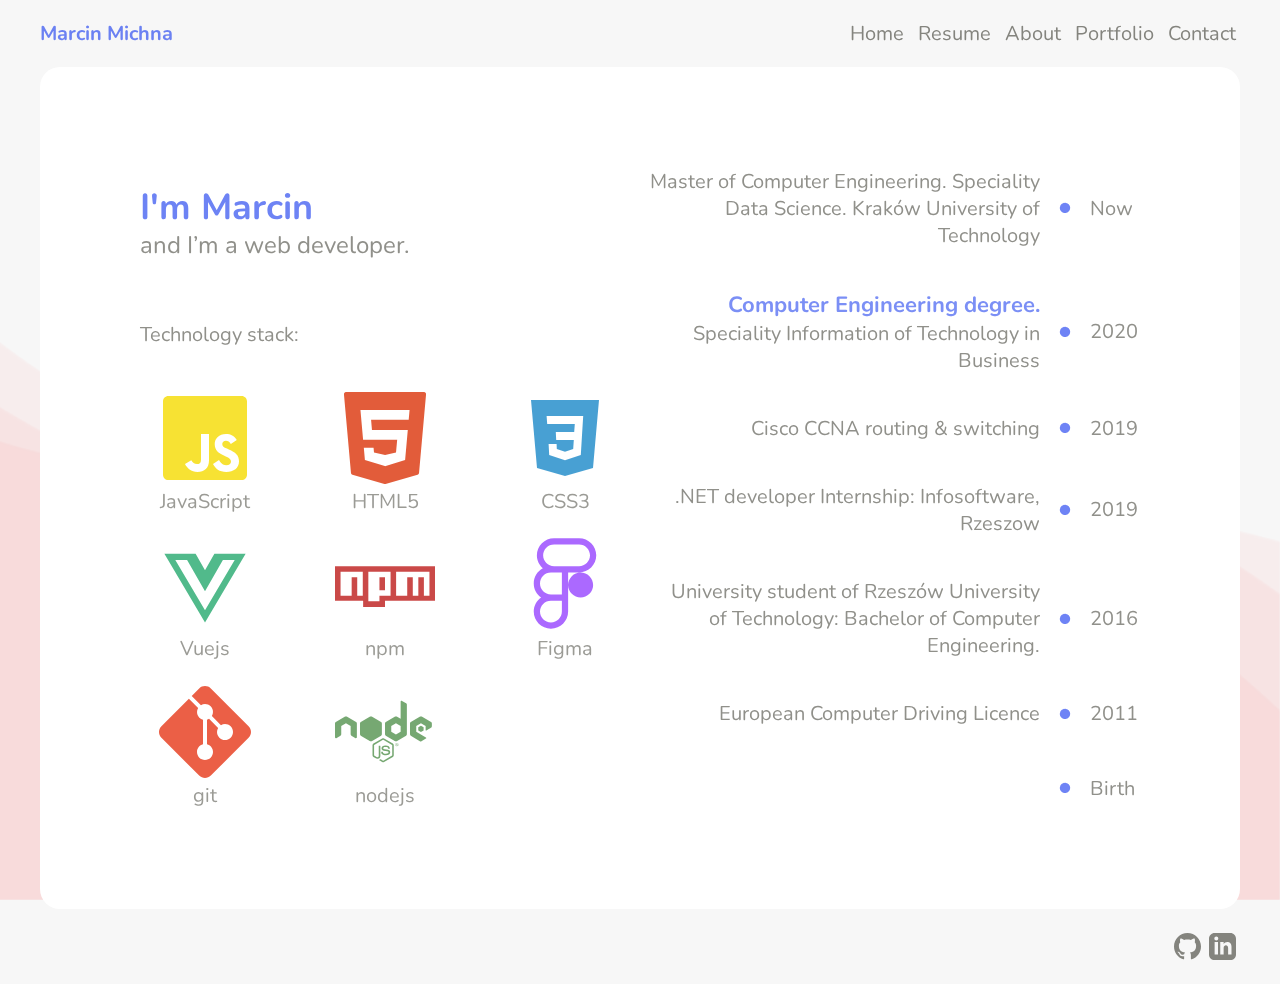
<file: about.html>
<!DOCTYPE html>
<html lang="en">
  <head>
    <meta charset="UTF-8" />
    <meta name="viewport" content="width=device-width, initial-scale=1.0" />
    <link href="css/style.css" rel="stylesheet" />
    <title>About me | Marcin Michna</title>
  </head>
  <body>
    <header>
      <div class="wrapper">
        <div class="header-wrapper">
          <a href="index.html" class="logo blue">Marcin Michna</a>
          <nav>
            <ul>
              <li><a class="header-a home" href="index.html">Home</a></li>
              <li>
                <a
                  class="header-a home"
                  target="_blank"
                  href="https://marcinwmichna.github.io/Resume/"
                  >Resume</a
                >
              </li>

              <li><a class="header-a" href="about.html">About</a></li>
              <li><a class="header-a" href="portfolio.html">Portfolio</a></li>
              <li>
                <a class="header-a" id="contact" href="contact.html">Contact</a>
              </li>
            </ul>
          </nav>
        </div>
      </div>
    </header>
    <section class="body-wrapper">
      <div class="wrapper">
        <div class="left-right">
          <div class="introduction">
            <div class="about-me">
              <p class="p4 blue">I'm Marcin</p>
              <p class="p1">and I’m a web developer.</p>
              <p class="p6">Technology stack:</p>
            </div>
            <div class="grid-tech-stack">
              <div class="tech-stack-items">
                <svg
                  width="100"
                  height="100"
                  viewBox="0 0 100 100"
                  fill="none"
                  xmlns="http://www.w3.org/2000/svg"
                >
                  <path
                    class="tech-stack-item"
                    d="M86.6719 8H13.3359C10.3906 8 8 10.3906 8 13.3359V86.6641C8 89.6094 10.3906 92 13.3359 92H86.6641C89.6094 92 92 89.6094 92 86.6719V13.3359C92 10.3906 89.6094 8 86.6719 8ZM54 72.3672C54 80.3594 49.3125 84 42.4688 84C36.2812 84 31.8203 79.8516 30 76L36.2891 72.1953C37.5 74.3437 39.3438 76 42 76C44.5391 76 46 75.0078 46 71.1484V46H54V72.3672ZM71.3516 84C64.2656 84 60.2422 80.4297 58 76L64 72C65.6328 74.6719 67.4141 77.2266 71.1797 77.2266C74.3437 77.2266 76 75.6484 76 73.4609C76 70.8516 74.2812 69.9219 70.8047 68.3984L68.8984 67.5781C63.3906 65.2344 59.7266 62.2969 59.7266 56.0781C59.7266 50.3594 64.0938 46 70.9062 46C75.7578 46 79.2422 47.6875 81.7578 52.1094L75.8203 55.9297C74.5078 53.5781 73.1016 52.6562 70.9062 52.6562C68.6719 52.6562 67.2578 54.0781 67.2578 55.9297C67.2578 58.2187 68.6719 59.1406 71.9453 60.5625L73.8516 61.3828C80.3438 64.1562 84 66.9922 84 73.3672C84 80.2344 78.6016 84 71.3516 84Z"
                    fill="#F7DF1E"
                  />
                </svg>
                <p class="p5 text-center">JavaScript</p>
              </div>
              <div class="tech-stack-items">
                <svg
                  width="100"
                  height="100"
                  viewBox="0 0 100 100"
                  fill="none"
                  xmlns="http://www.w3.org/2000/svg"
                >
                  <path
                    class="tech-stack-item"
                    d="M90.5469 4.64844C90.1719 4.23438 89.6329 4 89.0704 4H10.9297C10.3672 4 9.82818 4.23438 9.45318 4.64844C9.07036 5.0625 8.88286 5.61719 8.93755 6.17969L15.9766 85.0312C16.0469 85.8594 16.6251 86.5469 17.4219 86.7812L49.4454 95.9219C49.6173 95.9766 49.8048 96 49.9923 96C50.1798 96 50.3594 95.9766 50.5391 95.9219L82.586 86.7812C83.3829 86.5469 83.9532 85.8594 84.0313 85.0312L91.0626 6.17969C91.1173 5.61719 90.9298 5.0625 90.5469 4.64844ZM73.6954 31.8359H36.0704L36.9688 42.0156H72.7891L70.1016 72.1016L49.9844 78.1797L49.7891 78.1172L29.9063 72.0937L28.8204 59.8359H38.5626L38.9844 64.5937L50.1016 66.9219L61.0157 64.5937L62.1798 51.7187H28.0938L25.4454 22.1094H74.5626L73.6954 31.8359Z"
                    fill="#DF4B25"
                  />
                </svg>
                <p class="p5 text-center">HTML5</p>
              </div>
              <div class="tech-stack-items">
                <svg
                  width="100"
                  height="100"
                  viewBox="0 0 100 100"
                  fill="none"
                  xmlns="http://www.w3.org/2000/svg"
                >
                  <path
                    class="tech-stack-item"
                    fill-rule="evenodd"
                    clip-rule="evenodd"
                    d="M84 12L78 80L50 88L22 80L16 12H84ZM33.6016 56H41.6016L41.7969 61L50 63.7969L58.2031 61L58.7969 52H41.2031L40.7969 44H59.2031L59.7969 36H32.2031L31.6016 28H68.2031L67.2031 44L65.7969 67L50 72.2031L34.2031 67L33.6016 56Z"
                    fill="#3596CF"
                  />
                </svg>
                <p class="p5 text-center">CSS3</p>
              </div>
              <div class="tech-stack-items">
                <svg
                  width="100"
                  height="100"
                  viewBox="0 0 100 100"
                  fill="none"
                  xmlns="http://www.w3.org/2000/svg"
                >
                  <path
                    class="tech-stack-item"
                    d="M9.375 18.75L50 87.5L90.625 18.75H59.375L50 35.3149L40.625 18.75H9.375ZM20.3125 25H32.0984L50 56.25L67.9016 25H79.6875L50 75.3113L20.3125 25Z"
                    fill="#3FB37F"
                  />
                </svg>
                <p class="p5 text-center">Vuejs</p>
              </div>
              <div class="tech-stack-items">
                <svg
                  width="100"
                  height="100"
                  viewBox="0 0 100 100"
                  fill="none"
                  xmlns="http://www.w3.org/2000/svg"
                >
                  <path
                    class="tech-stack-item"
                    d="M0 31.25V65.625H28.125V71.875H50V65.625H100V31.25H0ZM5.5542 36.8042H27.7771H27.7832V60.7666H22.2229V42.3645H16.6687V60.7666H5.5542V36.8042ZM33.3374 36.8042H55.5542H55.5603V60.7605H44.4458V66.3208H33.3374V36.8042ZM61.1145 36.8042H94.4458H94.4519V60.7666H88.8916V42.3645H83.3374V60.7666H77.7832V42.3645H72.2229V60.7666H61.1145V36.8042ZM44.4458 42.3645V55.2124H50V42.3645H44.4458Z"
                    fill="#C53635"
                  />
                </svg>
                <p class="p5 text-center">npm</p>
              </div>
              <div class="tech-stack-items">
                <svg
                  width="100"
                  height="100"
                  viewBox="0 0 100 100"
                  fill="none"
                  xmlns="http://www.w3.org/2000/svg"
                >
                  <path
                    class="tech-stack-item"
                    d="M39.0625 3.125C29.5844 3.125 21.875 10.8344 21.875 20.3125C21.875 25.4935 24.1891 30.1349 27.8259 33.2886C22.4293 36.1905 18.75 41.8922 18.75 48.4375C18.75 54.252 21.6614 59.3883 26.0925 62.5C21.6614 65.6117 18.75 70.748 18.75 76.5625C18.75 86.0406 26.4594 93.75 35.9375 93.75C45.4156 93.75 53.125 86.0406 53.125 76.5625V59.375V37.5H64.0625C73.5406 37.5 81.25 29.7906 81.25 20.3125C81.25 10.8344 73.5406 3.125 64.0625 3.125H39.0625ZM39.0625 9.375H64.0625C70.0937 9.375 75 14.2813 75 20.3125C75 26.3437 70.0937 31.25 64.0625 31.25H53.125H39.0625C33.0313 31.25 28.125 26.3437 28.125 20.3125C28.125 14.2813 33.0313 9.375 39.0625 9.375ZM35.9375 37.5H39.0625H46.875V59.375H35.9375C29.9063 59.375 25 54.4687 25 48.4375C25 42.4063 29.9063 37.5 35.9375 37.5ZM65.625 37.5C62.3098 37.5 59.1304 38.817 56.7862 41.1612C54.442 43.5054 53.125 46.6848 53.125 50C53.125 53.3152 54.442 56.4946 56.7862 58.8388C59.1304 61.183 62.3098 62.5 65.625 62.5C68.9402 62.5 72.1196 61.183 74.4638 58.8388C76.808 56.4946 78.125 53.3152 78.125 50C78.125 46.6848 76.808 43.5054 74.4638 41.1612C72.1196 38.817 68.9402 37.5 65.625 37.5V37.5ZM35.9375 65.625H46.875V76.5625C46.875 82.5937 41.9687 87.5 35.9375 87.5C29.9063 87.5 25 82.5937 25 76.5625C25 70.5313 29.9063 65.625 35.9375 65.625Z"
                    fill="#A259FF"
                  />
                </svg>
                <p class="p5 text-center">Figma</p>
              </div>
              <div class="tech-stack-items">
                <svg
                  width="100"
                  height="100"
                  viewBox="0 0 100 100"
                  fill="none"
                  xmlns="http://www.w3.org/2000/svg"
                >
                  <path
                    class="tech-stack-item"
                    d="M93.5859 44.1797L55.8203 6.41406C54.2188 4.80469 52.1094 4 50 4C47.8906 4 45.7812 4.80469 44.1797 6.41406L36.7109 13.8828L45.9531 23.125C49.0234 21.3203 53.0234 21.7109 55.6562 24.3437C58.2891 26.9766 58.6719 30.9766 56.8672 34.0391L65.9531 43.125C69.0234 41.3203 73.0234 41.7109 75.6562 44.3437C78.7812 47.4687 78.7812 52.5312 75.6562 55.6562C72.5312 58.7812 67.4688 58.7812 64.3438 55.6562C61.7109 53.0234 61.3203 49.0234 63.125 45.9531L54.0391 36.8672C53.3906 37.25 52.7109 37.5312 52 37.7109V62.2812C55.4453 63.1719 58 66.2734 58 70C58 74.4219 54.4219 78 50 78C45.5781 78 42 74.4219 42 70C42 66.2734 44.5547 63.1719 48 62.2812V37.7109C46.6641 37.3672 45.3906 36.7031 44.3438 35.6562C41.7109 33.0234 41.3281 29.0234 43.1328 25.9609L33.8828 16.7109L6.41406 44.1797C3.19531 47.3906 3.19531 52.6094 6.41406 55.8203L44.1797 93.5859C45.7812 95.1953 47.8906 96 50 96C52.1094 96 54.2188 95.1953 55.8203 93.5859L93.5859 55.8203C96.8047 52.6094 96.8047 47.3906 93.5859 44.1797Z"
                    fill="#E94E32"
                  />
                </svg>
                <p class="p5 text-center">git</p>
              </div>
              <div class="tech-stack-items">
                <svg
                  xmlns="http://www.w3.org/2000/svg"
                  viewBox="0 0 32 32"
                  width="100"
                  height="100"
                >
                  <path
                    class="tech-stack-item"
                    d="M 21.300781 6 C 21.143781 6 21 6.1257812 21 6.3007812 L 21 11.796875 L 19.753906 11.070312 C 19.675906 11.024313 19.588 11.001953 19.5 11.001953 C 19.412 11.001953 19.324094 11.024312 19.246094 11.070312 L 16.251953 12.816406 C 16.095953 12.906406 16 13.072953 16 13.251953 L 16 16.748047 C 16 16.928047 16.095953 17.093594 16.251953 17.183594 L 19.246094 18.929688 C 19.324094 18.975687 19.412 18.998047 19.5 18.998047 C 19.588 18.998047 19.675906 18.975688 19.753906 18.929688 L 22.748047 17.183594 C 22.904047 17.093594 23 16.927047 23 16.748047 L 23 15 L 23 13.251953 L 23 7.2304688 C 23 7.0524688 22.904953 6.8888281 22.751953 6.7988281 L 21.449219 6.0410156 C 21.400219 6.0130156 21.350781 6 21.300781 6 z M 11.5 11.001953 C 11.41225 11.001953 11.324594 11.024813 11.246094 11.070312 L 8.2519531 12.816406 C 8.0959531 12.906406 8 13.072953 8 13.251953 L 8 16.748047 C 8 16.928047 8.0959531 17.093594 8.2519531 17.183594 L 11.246094 18.929688 C 11.403094 19.020688 11.596906 19.020688 11.753906 18.929688 L 14.748047 17.183594 C 14.904047 17.093594 15 16.927047 15 16.748047 L 15 13.251953 C 15 13.071953 14.904047 12.906406 14.748047 12.816406 L 11.753906 11.070312 C 11.675406 11.024812 11.58775 11.001953 11.5 11.001953 z M 27.5 11.001953 C 27.412 11.001953 27.324094 11.024312 27.246094 11.070312 L 24.251953 12.816406 C 24.095953 12.906406 24 13.072953 24 13.251953 L 24 16.748047 C 24 16.928047 24.095953 17.093594 24.251953 17.183594 L 27.15625 18.939453 C 27.31225 19.034453 27.508016 19.035359 27.666016 18.943359 L 29.09375 18.113281 C 29.24175 18.028281 29.24275 17.813562 29.09375 17.726562 L 26 15.904297 L 26 14.109375 L 27.5 13.236328 L 29 14.109375 L 29 15.359375 C 29 15.526375 29.140375 15.552094 29.234375 15.496094 C 29.612375 15.274094 30.751953 14.613281 30.751953 14.613281 C 30.904953 14.524281 31 14.359641 31 14.181641 L 31 13.251953 C 31 13.071953 30.904047 12.906406 30.748047 12.816406 L 27.753906 11.070312 C 27.674906 11.024313 27.588 11.001953 27.5 11.001953 z M 3.5 11.003906 C 3.412 11.003906 3.3240937 11.026266 3.2460938 11.072266 L 0.25195312 12.816406 C 0.095953125 12.907406 0 13.073906 0 13.253906 L 0 17.716797 C 0 17.934797 0.23582812 18.069938 0.42382812 17.960938 L 1.7519531 17.1875 C 1.9049531 17.0975 2 16.933859 2 16.755859 L 2 14.113281 L 3.5 13.238281 L 5 14.113281 L 5 16.755859 C 5 16.933859 5.0950469 17.0975 5.2480469 17.1875 L 6.5761719 17.960938 C 6.7641719 18.070938 7 17.934797 7 17.716797 L 7 13.253906 C 7 13.073906 6.9040469 12.907406 6.7480469 12.816406 L 3.7539062 11.072266 C 3.6759063 11.026266 3.588 11.003906 3.5 11.003906 z M 19.5 13.236328 L 21 14.111328 L 21 15 L 21 15.888672 L 19.5 16.763672 L 18 15.888672 L 18 14.111328 L 19.5 13.236328 z M 27.5 14.003906 L 26.642578 14.503906 L 26.642578 15.501953 L 27.5 16 L 28.357422 15.501953 L 28.357422 14.503906 L 27.5 14.003906 z M 15.40625 17.998047 C 15.303375 17.998047 15.199375 18.023219 15.109375 18.074219 L 12.296875 19.699219 C 12.111875 19.801219 12 20.001938 12 20.210938 L 12 23.457031 C 12 23.666031 12.116875 23.86275 12.296875 23.96875 L 13.037109 24.390625 C 13.392109 24.565625 13.522594 24.566406 13.683594 24.566406 C 14.213594 24.566406 14.515625 24.249453 14.515625 23.689453 L 14.515625 20.482422 C 14.515625 20.433422 14.477594 20.398438 14.433594 20.398438 L 14.078125 20.398438 C 14.029125 20.398438 13.994141 20.438422 13.994141 20.482422 L 13.994141 23.689453 C 13.994141 23.932453 13.737359 24.181656 13.318359 23.972656 L 12.548828 23.529297 C 12.523828 23.514297 12.505859 23.484078 12.505859 23.455078 L 12.505859 20.208984 C 12.505859 20.179984 12.519828 20.145859 12.548828 20.130859 L 15.361328 18.509766 C 15.391328 18.494766 15.425219 18.494766 15.449219 18.509766 L 18.263672 20.130859 C 18.292672 20.145859 18.306641 20.174984 18.306641 20.208984 L 18.306641 23.455078 C 18.306641 23.489078 18.287672 23.518203 18.263672 23.533203 L 15.449219 25.160156 C 15.424219 25.175156 15.385328 25.175156 15.361328 25.160156 L 14.642578 24.732422 C 14.623578 24.722422 14.593219 24.716562 14.574219 24.726562 C 14.375219 24.843563 14.335391 24.858875 14.150391 24.921875 C 14.101391 24.936875 14.034781 24.966922 14.175781 25.044922 L 15.109375 25.599609 C 15.202375 25.648609 15.30425 25.677734 15.40625 25.677734 C 15.51325 25.677734 15.617219 25.648703 15.699219 25.595703 L 18.511719 23.96875 C 18.696719 23.86675 18.808594 23.666031 18.808594 23.457031 L 18.808594 20.210938 C 18.808594 20.001938 18.691719 19.806219 18.511719 19.699219 L 15.699219 18.074219 C 15.611719 18.023219 15.509125 17.998047 15.40625 17.998047 z M 19.792969 19.496094 C 19.505969 19.496094 19.253906 19.728156 19.253906 20.035156 C 19.253906 20.332156 19.495969 20.576172 19.792969 20.576172 C 20.089969 20.576172 20.332031 20.332156 20.332031 20.035156 C 20.332031 19.728156 20.084969 19.491094 19.792969 19.496094 z M 19.787109 19.582031 C 20.041109 19.582031 20.246094 19.782156 20.246094 20.035156 C 20.246094 20.283156 20.040109 20.488141 19.787109 20.494141 C 19.538109 20.494141 19.335938 20.288156 19.335938 20.035156 C 19.335938 19.782156 19.539109 19.582031 19.787109 19.582031 z M 19.589844 19.728516 L 19.589844 20.335938 L 19.705078 20.335938 L 19.705078 20.09375 L 19.8125 20.09375 C 19.8565 20.09375 19.866953 20.112484 19.876953 20.146484 C 19.876953 20.151484 19.895391 20.308891 19.900391 20.337891 L 20.025391 20.337891 C 20.011391 20.308891 20.001094 20.225781 19.996094 20.175781 C 19.982094 20.097781 19.977531 20.044062 19.894531 20.039062 C 19.938531 20.024063 20.011719 20.000672 20.011719 19.888672 C 20.011719 19.727672 19.871828 19.728516 19.798828 19.728516 L 19.589844 19.728516 z M 19.705078 19.826172 L 19.802734 19.826172 C 19.832734 19.826172 19.890625 19.825203 19.890625 19.908203 C 19.890625 19.942203 19.875875 19.997094 19.796875 19.996094 L 19.705078 19.996094 L 19.705078 19.826172 z M 16.160156 20.322266 C 15.357156 20.322266 14.880859 20.664516 14.880859 21.228516 C 14.880859 21.846516 15.357953 22.011844 16.126953 22.089844 C 17.046953 22.181844 17.119141 22.314141 17.119141 22.494141 C 17.119141 22.810141 16.865484 22.941406 16.271484 22.941406 C 15.526484 22.941406 15.362594 22.756719 15.308594 22.386719 C 15.303594 22.347719 15.268609 22.318359 15.224609 22.318359 L 14.859375 22.318359 C 14.815375 22.318359 14.777344 22.353344 14.777344 22.402344 C 14.777344 22.874344 15.034625 23.439453 16.265625 23.439453 C 17.168625 23.438453 17.679688 23.088609 17.679688 22.474609 C 17.679688 21.866609 17.270297 21.704891 16.404297 21.587891 C 15.528297 21.470891 15.441406 21.412031 15.441406 21.207031 C 15.441406 21.037031 15.513156 20.814453 16.160156 20.814453 C 16.739156 20.814453 16.954969 20.941078 17.042969 21.330078 C 17.052969 21.369078 17.080141 21.392578 17.119141 21.392578 L 17.484375 21.392578 C 17.508375 21.392578 17.528969 21.383141 17.542969 21.369141 C 17.557969 21.350141 17.5675 21.330641 17.5625 21.306641 C 17.5045 20.634641 17.061156 20.322266 16.160156 20.322266 z"
                    fill="#689F63"
                  />
                </svg>
                <p class="p5 text-center">nodejs</p>
              </div>
            </div>
          </div>
          <div class="achievements grid-rows">
            <div class="timeline-row highlight">
              <p class="align-right margin-p">
                Master of Computer Engineering. Speciality Data Science. Kraków
                University of Technology
              </p>

              <img
                class="timeline-vertical"
                src="images/Ellipse 3.png"
                alt=""
              />

              <p class="margin-p">Now</p>
            </div>
            <div class="timeline-row highlight">
              <p class="align-right margin-p">
                <b class="blue">Computer Engineering degree.</b> Speciality
                Information of Technology in Business
              </p>
              <img
                class="timeline-vertical"
                src="images/Ellipse 3.png"
                alt=""
              />

              <p class="margin-p">2020</p>
            </div>
            <div class="timeline-row highlight">
              <p class="align-right margin-p">Cisco CCNA routing & switching</p>
              <img
                class="timeline-vertical"
                src="images/Ellipse 3.png"
                alt=""
              />

              <p class="margin-p">2019</p>
            </div>
            <div class="timeline-row highlight">
              <p class="align-right margin-p">
                .NET developer Internship: Infosoftware, Rzeszow
              </p>
              <img
                class="timeline-vertical"
                src="images/Ellipse 3.png"
                alt=""
              />

              <p class="margin-p">2019</p>
            </div>
            <div class="timeline-row highlight">
              <p class="align-right margin-p">
                University student of Rzeszów University of Technology: Bachelor
                of Computer Engineering.
              </p>
              <img
                class="timeline-vertical"
                src="images/Ellipse 3.png"
                alt=""
              />

              <p class="margin-p">2016</p>
            </div>
            <div class="timeline-row highlight">
              <p class="align-right margin-p">
                European Computer Driving Licence
              </p>
              <img
                class="timeline-vertical"
                src="images/Ellipse 3.png"
                alt=""
              />

              <p class="margin-p">2011</p>
            </div>
            <div class="timeline-row">
              <p></p>
              <img
                class="timeline-vertical"
                src="images/Ellipse 3.png"
                alt=""
              />

              <p class="margin-p">Birth</p>
            </div>
          </div>
        </div>
      </div>
    </section>
    <img
      src="images/MaskGroupaboutPage.png"
      alt=""
      class="background-main-page background"
    />
    <footer>
      <div class="wrapper">
        <div class="footer-wrapper">
          <ul class="social">
            <a
              target="_blank"
              class="social-a"
              href="https://github.com/marcinwmichna"
            >
              <svg
                class="svg-social"
                xmlns="http://www.w3.org/2000/svg"
                width="27"
                height="27"
                viewBox="0 0 24 24"
              >
                <path
                  d="M12 0c-6.626 0-12 5.373-12 12 0 5.302 3.438 9.8 8.207 11.387.599.111.793-.261.793-.577v-2.234c-3.338.726-4.033-1.416-4.033-1.416-.546-1.387-1.333-1.756-1.333-1.756-1.089-.745.083-.729.083-.729 1.205.084 1.839 1.237 1.839 1.237 1.07 1.834 2.807 1.304 3.492.997.107-.775.418-1.305.762-1.604-2.665-.305-5.467-1.334-5.467-5.931 0-1.311.469-2.381 1.236-3.221-.124-.303-.535-1.524.117-3.176 0 0 1.008-.322 3.301 1.23.957-.266 1.983-.399 3.003-.404 1.02.005 2.047.138 3.006.404 2.291-1.552 3.297-1.23 3.297-1.23.653 1.653.242 2.874.118 3.176.77.84 1.235 1.911 1.235 3.221 0 4.609-2.807 5.624-5.479 5.921.43.372.823 1.102.823 2.222v3.293c0 .319.192.694.801.576 4.765-1.589 8.199-6.086 8.199-11.386 0-6.627-5.373-12-12-12z"
                />
              </svg>
            </a>
            <a
              target="_blank"
              class="social-a"
              href="https://www.linkedin.com/in/marcin-michna-685732185/"
            >
              <svg
                class="svg-social"
                xmlns="http://www.w3.org/2000/svg"
                width="27"
                height="27"
                viewBox="0 0 24 24"
              >
                <path
                  d="M19 0h-14c-2.761 0-5 2.239-5 5v14c0 2.761 2.239 5 5 5h14c2.762 0 5-2.239 5-5v-14c0-2.761-2.238-5-5-5zm-11 19h-3v-11h3v11zm-1.5-12.268c-.966 0-1.75-.79-1.75-1.764s.784-1.764 1.75-1.764 1.75.79 1.75 1.764-.783 1.764-1.75 1.764zm13.5 12.268h-3v-5.604c0-3.368-4-3.113-4 0v5.604h-3v-11h3v1.765c1.396-2.586 7-2.777 7 2.476v6.759z"
                />
              </svg>
            </a>
          </ul>
          <ul class="bottom-buttons">
            <li><a class="header-a home" href="index.html">Home</a></li>
            <li><a class="header-a" href="about.html">About</a></li>
            <li><a class="header-a" href="portfolio.html">Portfolio</a></li>
            <li><a class="header-a" href="contact.html">Contact</a></li>
          </ul>
        </div>
      </div>
    </footer>
  </body>
</html>
</file>
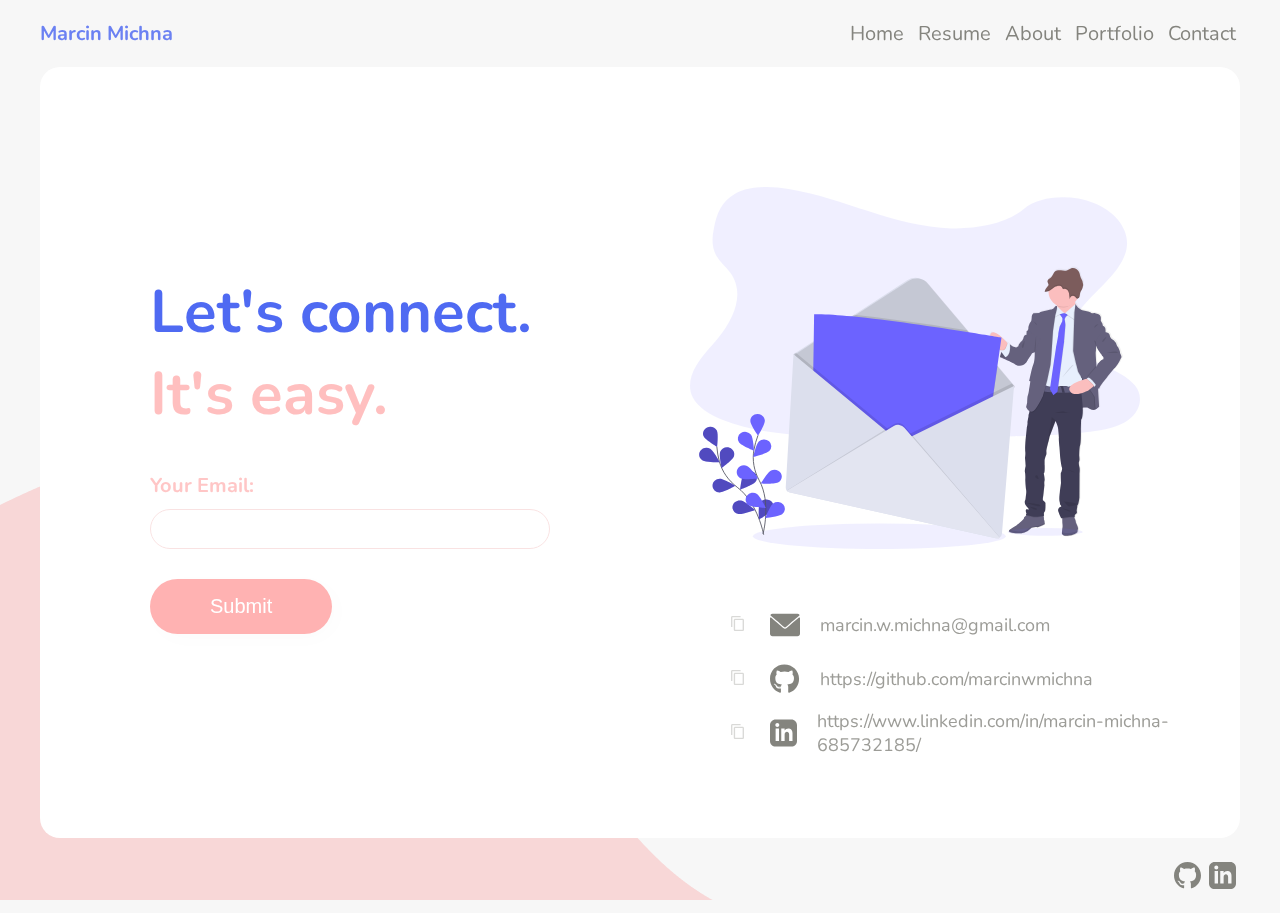
<file: contact.html>
<!DOCTYPE html>
<html lang="en">
  <head>
    <meta charset="UTF-8" />
    <meta name="viewport" content="width=device-width, initial-scale=1.0" />
    <title>Contact me!</title>
    <link href="css/style.css" rel="stylesheet" />
  </head>
  <body>
    <header>
      <div class="wrapper">
        <div class="header-wrapper">
          <a href="index.html" class="logo blue">Marcin Michna</a>
          <nav>
            <ul>
              <li><a class="header-a home" href="index.html">Home</a></li>
              <li>
                <a
                  class="header-a home"
                  target="_blank"
                  href="https://marcinwmichna.github.io/Resume/"
                  >Resume</a
                >
              </li>

              <li><a class="header-a" href="about.html">About</a></li>
              <li><a class="header-a" href="portfolio.html">Portfolio</a></li>
              <li>
                <a class="header-a" id="contact" href="contact.html">Contact</a>
              </li>
            </ul>
          </nav>
        </div>
      </div>
    </header>
    <section class="body-wrapper">
      <div class="wrapper">
        <div class="left-right">
          <div class="left-form" id="fadeout">
            <h1 class="p2 blue">Let's connect.</h1>
            <h1 class="p2 light-red">It's easy.</h1>
            <br />
            <form action="/success.html" method="GET">
              <label class="block light-red" for="email">Your Email:</label>
              <input
                class="block light-red-border"
                type="text"
                id="email"
                name="email"
                required="true"
                pattern="[a-z0-9._%+-]+@[a-z0-9.-]+\.[a-z]{2,4}$"
              />
              <p id="error" class="error">Please enter Your email</p>

              <input
                type="submit"
                value="Submit"
                class="contact-btn btn"
                id="cta"
              />
            </form>
          </div>

          <div class="left-form" style="display: none" id="fadein">
            <h1 class="p2 blue">Success!</h1>
            <h1 class="p4 light-red">
              I'll get in touch with you as soon as possible.
            </h1>
          </div>
          <div class="right-form">
            <div class="contact-image">
              <img src="images/undraw_envelope_n8lc.svg" />
            </div>
            <div class="contact-text">
              <div class="contact-row-wrap">
                <a class="contact-row" href="mailto:marcin.w.michna@gmail.com">
                  <svg
                    class="contact-icon"
                    version="1.1"
                    id="Layer_1"
                    xmlns="http://www.w3.org/2000/svg"
                    xmlns:xlink="http://www.w3.org/1999/xlink"
                    x="0px"
                    y="0px"
                    viewBox="0 0 512 512"
                    style="enable-background: new 0 0 512 512"
                    xml:space="preserve"
                  >
                    <path
                      d="M10.688,95.156C80.958,154.667,204.26,259.365,240.5,292.01c4.865,4.406,10.083,6.646,15.5,6.646
                     c5.406,0,10.615-2.219,15.469-6.604c36.271-32.677,159.573-137.385,229.844-196.896c4.375-3.698,5.042-10.198,1.5-14.719
                     C494.625,69.99,482.417,64,469.333,64H42.667c-13.083,0-25.292,5.99-33.479,16.438C5.646,84.958,6.313,91.458,10.688,95.156z"
                    />
                    <path
                      d="M505.813,127.406c-3.781-1.76-8.229-1.146-11.375,1.542C416.51,195.01,317.052,279.688,285.76,307.885
                     c-17.563,15.854-41.938,15.854-59.542-0.021c-33.354-30.052-145.042-125-208.656-178.917c-3.167-2.688-7.625-3.281-11.375-1.542
                     C2.417,129.156,0,132.927,0,137.083v268.25C0,428.865,19.135,448,42.667,448h426.667C492.865,448,512,428.865,512,405.333
                     v-268.25C512,132.927,509.583,129.146,505.813,127.406z"
                    />
                  </svg>
                  <p id="emailId" class="p3">marcin.w.michna@gmail.com</p>
                </a>
                <svg
                  version="1.1"
                  class="contact-copy"
                  id="copyEmail"
                  xmlns="http://www.w3.org/2000/svg"
                  xmlns:xlink="http://www.w3.org/1999/xlink"
                  x="0px"
                  y="0px"
                  width="15px"
                  height="15px"
                  viewBox="0 0 561 561"
                  style="enable-background: new 0 0 561 561"
                  xml:space="preserve"
                >
                  <path
                    d="M395.25,0h-306c-28.05,0-51,22.95-51,51v357h51V51h306V0z M471.75,102h-280.5c-28.05,0-51,22.95-51,51v357
                   c0,28.05,22.95,51,51,51h280.5c28.05,0,51-22.95,51-51V153C522.75,124.95,499.8,102,471.75,102z M471.75,510h-280.5V153h280.5V510
                   z"
                  />
                </svg>

                <span id="copied-email" class="copied">copied</span>
              </div>
              <div class="contact-row-wrap">
                <a
                  target="_blank"
                  class="contact-row"
                  href="https://github.com/marcinwmichna"
                >
                  <svg
                    class="contact-icon"
                    version="1.1"
                    id="Layer_1"
                    xmlns="http://www.w3.org/2000/svg"
                    xmlns:xlink="http://www.w3.org/1999/xlink"
                    x="0px"
                    y="0px"
                    viewBox="0 0 512 512"
                    style="enable-background: new 0 0 512 512"
                    xml:space="preserve"
                  >
                    <path
                      d="M165.9 397.4c0 2-2.3 3.6-5.2 3.6-3.3.3-5.6-1.3-5.6-3.6 0-2 2.3-3.6 5.2-3.6 3-.3 5.6 1.3 5.6 3.6zm-31.1-4.5c-.7 2 1.3 4.3 4.3 4.9 2.6 1 5.6 0 6.2-2s-1.3-4.3-4.3-5.2c-2.6-.7-5.5.3-6.2 2.3zm44.2-1.7c-2.9.7-4.9 2.6-4.6 4.9.3 2 2.9 3.3 5.9 2.6 2.9-.7 4.9-2.6 4.6-4.6-.3-1.9-3-3.2-5.9-2.9zM244.8 8C106.1 8 0 113.3 0 252c0 110.9 69.8 205.8 169.5 239.2 12.8 2.3 17.3-5.6 17.3-12.1 0-6.2-.3-40.4-.3-61.4 0 0-70 15-84.7-29.8 0 0-11.4-29.1-27.8-36.6 0 0-22.9-15.7 1.6-15.4 0 0 24.9 2 38.6 25.8 21.9 38.6 58.6 27.5 72.9 20.9 2.3-16 8.8-27.1 16-33.7-55.9-6.2-112.3-14.3-112.3-110.5 0-27.5 7.6-41.3 23.6-58.9-2.6-6.5-11.1-33.3 2.6-67.9 20.9-6.5 69 27 69 27 20-5.6 41.5-8.5 62.8-8.5s42.8 2.9 62.8 8.5c0 0 48.1-33.6 69-27 13.7 34.7 5.2 61.4 2.6 67.9 16 17.7 25.8 31.5 25.8 58.9 0 96.5-58.9 104.2-114.8 110.5 9.2 7.9 17 22.9 17 46.4 0 33.7-.3 75.4-.3 83.6 0 6.5 4.6 14.4 17.3 12.1C428.2 457.8 496 362.9 496 252 496 113.3 383.5 8 244.8 8zM97.2 352.9c-1.3 1-1 3.3.7 5.2 1.6 1.6 3.9 2.3 5.2 1 1.3-1 1-3.3-.7-5.2-1.6-1.6-3.9-2.3-5.2-1zm-10.8-8.1c-.7 1.3.3 2.9 2.3 3.9 1.6 1 3.6.7 4.3-.7.7-1.3-.3-2.9-2.3-3.9-2-.6-3.6-.3-4.3.7zm32.4 35.6c-1.6 1.3-1 4.3 1.3 6.2 2.3 2.3 5.2 2.6 6.5 1 1.3-1.3.7-4.3-1.3-6.2-2.2-2.3-5.2-2.6-6.5-1zm-11.4-14.7c-1.6 1-1.6 3.6 0 5.9 1.6 2.3 4.3 3.3 5.6 2.3 1.6-1.3 1.6-3.9 0-6.2-1.4-2.3-4-3.3-5.6-2z"
                    ></path>
                  </svg>
                  <p target="_blank" id="githubId" class="p3">
                    https://github.com/marcinwmichna
                  </p>
                </a>
                <svg
                  version="1.1"
                  class="contact-copy"
                  id="copyGithub"
                  xmlns="http://www.w3.org/2000/svg"
                  xmlns:xlink="http://www.w3.org/1999/xlink"
                  x="0px"
                  y="0px"
                  width="15px"
                  height="15px"
                  viewBox="0 0 561 561"
                  style="enable-background: new 0 0 561 561"
                  xml:space="preserve"
                >
                  <path
                    d="M395.25,0h-306c-28.05,0-51,22.95-51,51v357h51V51h306V0z M471.75,102h-280.5c-28.05,0-51,22.95-51,51v357
                 c0,28.05,22.95,51,51,51h280.5c28.05,0,51-22.95,51-51V153C522.75,124.95,499.8,102,471.75,102z M471.75,510h-280.5V153h280.5V510
                 z"
                  />
                </svg>

                <span id="copied-github" class="copied">copied</span>
              </div>
              <div class="contact-row-wrap">
                <a
                  target="_blank"
                  class="contact-row"
                  href="https://www.linkedin.com/in/marcin-michna-685732185/"
                >
                  <svg
                    class="contact-icon"
                    xmlns="http://www.w3.org/2000/svg"
                    width="27"
                    height="27"
                    viewBox="0 0 24 24"
                  >
                    <path
                      d="M19 0h-14c-2.761 0-5 2.239-5 5v14c0 2.761 2.239 5 5 5h14c2.762 0 5-2.239 5-5v-14c0-2.761-2.238-5-5-5zm-11 19h-3v-11h3v11zm-1.5-12.268c-.966 0-1.75-.79-1.75-1.764s.784-1.764 1.75-1.764 1.75.79 1.75 1.764-.783 1.764-1.75 1.764zm13.5 12.268h-3v-5.604c0-3.368-4-3.113-4 0v5.604h-3v-11h3v1.765c1.396-2.586 7-2.777 7 2.476v6.759z"
                    ></path>
                  </svg>
                  <p target="_blank" id="linkedinId" class="p3">
                    https://www.linkedin.com/in/marcin-michna-685732185/
                  </p>
                </a>
                <svg
                  version="1.1"
                  class="contact-copy"
                  id="copyLinkedIn"
                  xmlns="http://www.w3.org/2000/svg"
                  xmlns:xlink="http://www.w3.org/1999/xlink"
                  x="0px"
                  y="0px"
                  width="15px"
                  height="15px"
                  viewBox="0 0 561 561"
                  style="enable-background: new 0 0 561 561"
                  xml:space="preserve"
                >
                  <path
                    d="M395.25,0h-306c-28.05,0-51,22.95-51,51v357h51V51h306V0z M471.75,102h-280.5c-28.05,0-51,22.95-51,51v357
                 c0,28.05,22.95,51,51,51h280.5c28.05,0,51-22.95,51-51V153C522.75,124.95,499.8,102,471.75,102z M471.75,510h-280.5V153h280.5V510
                 z"
                  />
                </svg>

                <span id="copied-linkedin" class="copied">copied</span>
              </div>
            </div>
          </div>
        </div>
      </div>
    </section>
    <img
      class="background-contact-bottom background"
      src="images/Vector 2.png"
    />
    <footer>
      <div class="wrapper">
        <div class="footer-wrapper">
          <ul class="social">
            <a
              target="_blank"
              class="social-a"
              href="https://github.com/marcinwmichna"
            >
              <svg
                class="svg-social"
                xmlns="http://www.w3.org/2000/svg"
                width="27"
                height="27"
                viewBox="0 0 24 24"
              >
                <path
                  d="M12 0c-6.626 0-12 5.373-12 12 0 5.302 3.438 9.8 8.207 11.387.599.111.793-.261.793-.577v-2.234c-3.338.726-4.033-1.416-4.033-1.416-.546-1.387-1.333-1.756-1.333-1.756-1.089-.745.083-.729.083-.729 1.205.084 1.839 1.237 1.839 1.237 1.07 1.834 2.807 1.304 3.492.997.107-.775.418-1.305.762-1.604-2.665-.305-5.467-1.334-5.467-5.931 0-1.311.469-2.381 1.236-3.221-.124-.303-.535-1.524.117-3.176 0 0 1.008-.322 3.301 1.23.957-.266 1.983-.399 3.003-.404 1.02.005 2.047.138 3.006.404 2.291-1.552 3.297-1.23 3.297-1.23.653 1.653.242 2.874.118 3.176.77.84 1.235 1.911 1.235 3.221 0 4.609-2.807 5.624-5.479 5.921.43.372.823 1.102.823 2.222v3.293c0 .319.192.694.801.576 4.765-1.589 8.199-6.086 8.199-11.386 0-6.627-5.373-12-12-12z"
                />
              </svg>
            </a>
            <a
              target="_blank"
              class="social-a"
              href="https://www.linkedin.com/in/marcin-michna-685732185/"
            >
              <svg
                class="svg-social"
                xmlns="http://www.w3.org/2000/svg"
                width="27"
                height="27"
                viewBox="0 0 24 24"
              >
                <path
                  d="M19 0h-14c-2.761 0-5 2.239-5 5v14c0 2.761 2.239 5 5 5h14c2.762 0 5-2.239 5-5v-14c0-2.761-2.238-5-5-5zm-11 19h-3v-11h3v11zm-1.5-12.268c-.966 0-1.75-.79-1.75-1.764s.784-1.764 1.75-1.764 1.75.79 1.75 1.764-.783 1.764-1.75 1.764zm13.5 12.268h-3v-5.604c0-3.368-4-3.113-4 0v5.604h-3v-11h3v1.765c1.396-2.586 7-2.777 7 2.476v6.759z"
                />
              </svg>
            </a>
          </ul>
          <ul class="bottom-buttons">
            <li><a class="header-a home" href="index.html">Home</a></li>
            <li><a class="header-a" href="about.html">About</a></li>
            <li><a class="header-a" href="portfolio.html">Portfolio</a></li>
            <li><a class="header-a" href="contact.html">Contact</a></li>
          </ul>
        </div>
      </div>
    </footer>
    <script type="text/javascript" src="main.js"></script>
  </body>
</html>
</file>
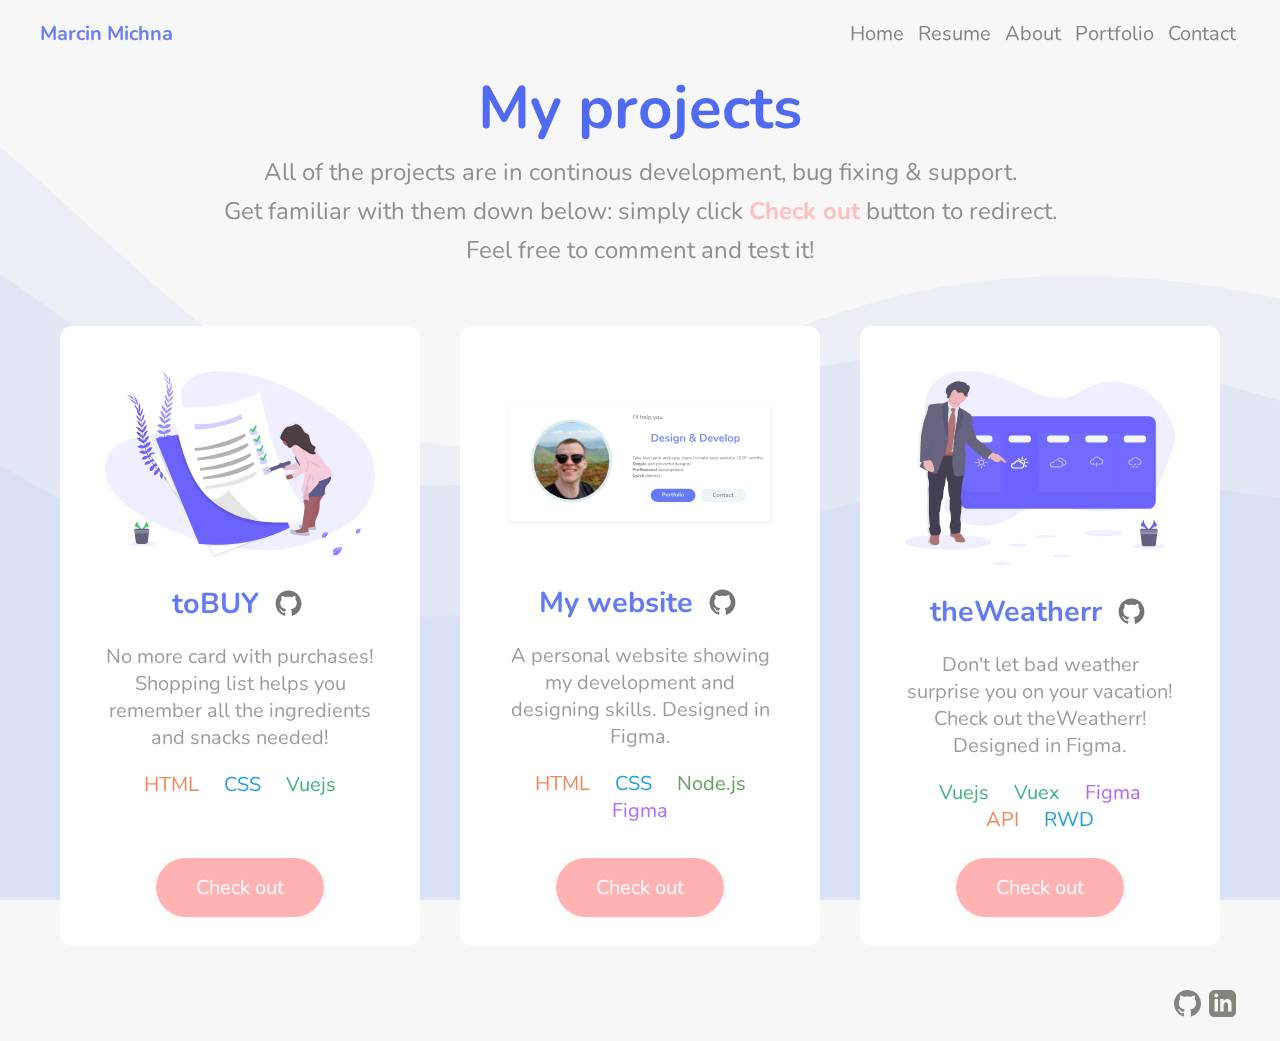
<file: portfolio.html>
<!DOCTYPE html>
<html lang="en">
  <head>
    <meta charset="UTF-8" />
    <meta name="viewport" content="width=device-width, initial-scale=1.0" />
    <title>Portfolio | Marcin Michna</title>
    <link href="css/style.css" rel="stylesheet" />
  </head>
  <body>
    <header>
      <div class="wrapper">
        <div class="header-wrapper">
          <a href="index.html" class="logo blue">Marcin Michna</a>
          <nav>
            <ul>
              <li><a class="header-a home" href="index.html">Home</a></li>
              <li>
                <a
                  class="header-a home"
                  target="_blank"
                  href="https://marcinwmichna.github.io/Resume/"
                  >Resume</a
                >
              </li>

              <li><a class="header-a" href="about.html">About</a></li>
              <li><a class="header-a" href="portfolio.html">Portfolio</a></li>
              <li>
                <a class="header-a" id="contact" href="contact.html">Contact</a>
              </li>
            </ul>
          </nav>
        </div>
      </div>
    </header>
    <section class="body-wrapper">
      <div class="wrapper">
        <div>
          <h1 class="p2 blue text-center">My projects</h1>
          <p class="p1 text-center">
            All of the projects are in continous development, bug fixing &
            support.
          </p>
          <p class="p1 text-center">
            Get familiar with them down below: simply click
            <span class="light-red">Check out</span> button to redirect.
          </p>
          <p class="p1 text-center">Feel free to comment and test it!</p>

          <p></p>
          <div class="grid-columns">
            <div class="portfolio-item sub-item">
              <div class="item-content">
                <div class="image-wrap">
                  <img src="images/undraw_to_do_list_a49b.svg" alt="" />
                </div>
                <div class="text-wrap center">
                  <div class="head-wrap">
                    <h2 class="flex center">toBUY</h2>
                    <a
                      class="github_icon"
                      target="_blank"
                      href="https://github.com/marcinwmichna/shopping-list"
                    >
                      <img
                        color="red"
                        src="images/icons8-github 2.svg"
                        alt=""
                      />
                    </a>
                  </div>
                  <p class="p3 center">
                    No more card with purchases! Shopping list helps you
                    remember all the ingredients and snacks needed!
                  </p>
                  <div>
                    <span class="html technologies-bar">HTML</span>
                    <span class="css technologies-bar">CSS</span>
                    <span class="vuejs technologies-bar">Vuejs</span>
                  </div>
                </div>
                <div class="text-center">
                  <a
                    target="_blank"
                    class="portfolio-btn btn"
                    href="https://marcinwmichna.github.io/shopping-list/"
                    >Check out</a
                  >
                </div>
              </div>
            </div>
            <div class="portfolio-item sub-item">
              <div class="item-content">
                <div class="image-wrap">
                  <img class="me-img" src="images/Frame 6.svg" alt="" />
                </div>
                <div class="text-wrap center">
                  <div class="head-wrap">
                    <h2>My website</h2>
                    <a
                      class="github_icon"
                      target="_blank"
                      href="https://github.com/marcinwmichna/portfolio"
                    >
                      <img
                        color="red"
                        src="images/icons8-github 2.svg"
                        alt=""
                      />
                    </a>
                  </div>
                  <p class="p3 center">
                    A personal website showing my development and designing
                    skills. Designed in Figma.
                  </p>
                  <div>
                    <span class="html technologies-bar">HTML</span>
                    <span class="css technologies-bar">CSS</span>
                    <span class="nodejs technologies-bar">Node.js</span>
                    <span class="figma technologies-bar">Figma</span>
                  </div>
                </div>
                <div class="text-center">
                  <a
                    target="_blank"
                    href="https://marcinwmichna.github.io/portfolio/index.html"
                    class="portfolio-btn btn"
                    >Check out</a
                  >
                </div>
              </div>
            </div>
            <div class="portfolio-item sub-item">
              <div class="item-content">
                <div class="image-wrap">
                  <img src="images/undraw_weather_d9t2.svg" alt="" />
                </div>
                <div class="text-wrap center">
                  <div class="head-wrap">
                    <h2>theWeatherr</h2>
                    <a
                      class="github_icon"
                      target="_blank"
                      href="https://github.com/marcinwmichna/theWeatherr"
                    >
                      <img
                        color="red"
                        src="images/icons8-github 2.svg"
                        alt=""
                      />
                    </a>
                    <!-- <h2> -->
                    <!-- <img color="red" src="images/inDev Button.svg" alt="" /> -->
                    <!-- </h2> -->
                  </div>
                  <p class="p3 center">
                    Don't let bad weather surprise you on your vacation! Check
                    out theWeatherr! Designed in Figma.
                  </p>
                  <div>
                    <span class="vuejs technologies-bar">Vuejs</span>
                    <span class="vuejs technologies-bar">Vuex</span>
                    <span class="figma technologies-bar">Figma</span>
                    <span class="html technologies-bar">API</span>
                    <span class="css technologies-bar">RWD</span>
                  </div>
                </div>
                <div class="text-center">
                  <a
                    target="_blank"
                    href="https://theweatherrdeploy.herokuapp.com/"
                    class="portfolio-btn btn"
                    >Check out</a
                  >
                </div>
              </div>
            </div>
          </div>
        </div>
      </div>
    </section>
    <img
      class="background-portfolio-img background"
      src="images/Mask Group.svg"
    />
    <footer>
      <div class="wrapper">
        <div class="footer-wrapper">
          <ul class="social">
            <a
              target="_blank"
              class="social-a"
              href="https://github.com/marcinwmichna"
            >
              <svg
                class="svg-social"
                xmlns="http://www.w3.org/2000/svg"
                width="27"
                height="27"
                viewBox="0 0 24 24"
              >
                <path
                  d="M12 0c-6.626 0-12 5.373-12 12 0 5.302 3.438 9.8 8.207 11.387.599.111.793-.261.793-.577v-2.234c-3.338.726-4.033-1.416-4.033-1.416-.546-1.387-1.333-1.756-1.333-1.756-1.089-.745.083-.729.083-.729 1.205.084 1.839 1.237 1.839 1.237 1.07 1.834 2.807 1.304 3.492.997.107-.775.418-1.305.762-1.604-2.665-.305-5.467-1.334-5.467-5.931 0-1.311.469-2.381 1.236-3.221-.124-.303-.535-1.524.117-3.176 0 0 1.008-.322 3.301 1.23.957-.266 1.983-.399 3.003-.404 1.02.005 2.047.138 3.006.404 2.291-1.552 3.297-1.23 3.297-1.23.653 1.653.242 2.874.118 3.176.77.84 1.235 1.911 1.235 3.221 0 4.609-2.807 5.624-5.479 5.921.43.372.823 1.102.823 2.222v3.293c0 .319.192.694.801.576 4.765-1.589 8.199-6.086 8.199-11.386 0-6.627-5.373-12-12-12z"
                />
              </svg>
            </a>
            <a
              target="_blank"
              class="social-a"
              href="https://www.linkedin.com/in/marcin-michna-685732185/"
            >
              <svg
                class="svg-social"
                xmlns="http://www.w3.org/2000/svg"
                width="27"
                height="27"
                viewBox="0 0 24 24"
              >
                <path
                  d="M19 0h-14c-2.761 0-5 2.239-5 5v14c0 2.761 2.239 5 5 5h14c2.762 0 5-2.239 5-5v-14c0-2.761-2.238-5-5-5zm-11 19h-3v-11h3v11zm-1.5-12.268c-.966 0-1.75-.79-1.75-1.764s.784-1.764 1.75-1.764 1.75.79 1.75 1.764-.783 1.764-1.75 1.764zm13.5 12.268h-3v-5.604c0-3.368-4-3.113-4 0v5.604h-3v-11h3v1.765c1.396-2.586 7-2.777 7 2.476v6.759z"
                />
              </svg>
            </a>
          </ul>
          <ul class="bottom-buttons">
            <li><a class="header-a home" href="index.html">Home</a></li>
            <li><a class="header-a" href="about.html">About</a></li>
            <li><a class="header-a" href="portfolio.html">Portfolio</a></li>
            <li><a class="header-a" href="contact.html">Contact</a></li>
          </ul>
        </div>
      </div>
    </footer>
  </body>
</html>
</file>
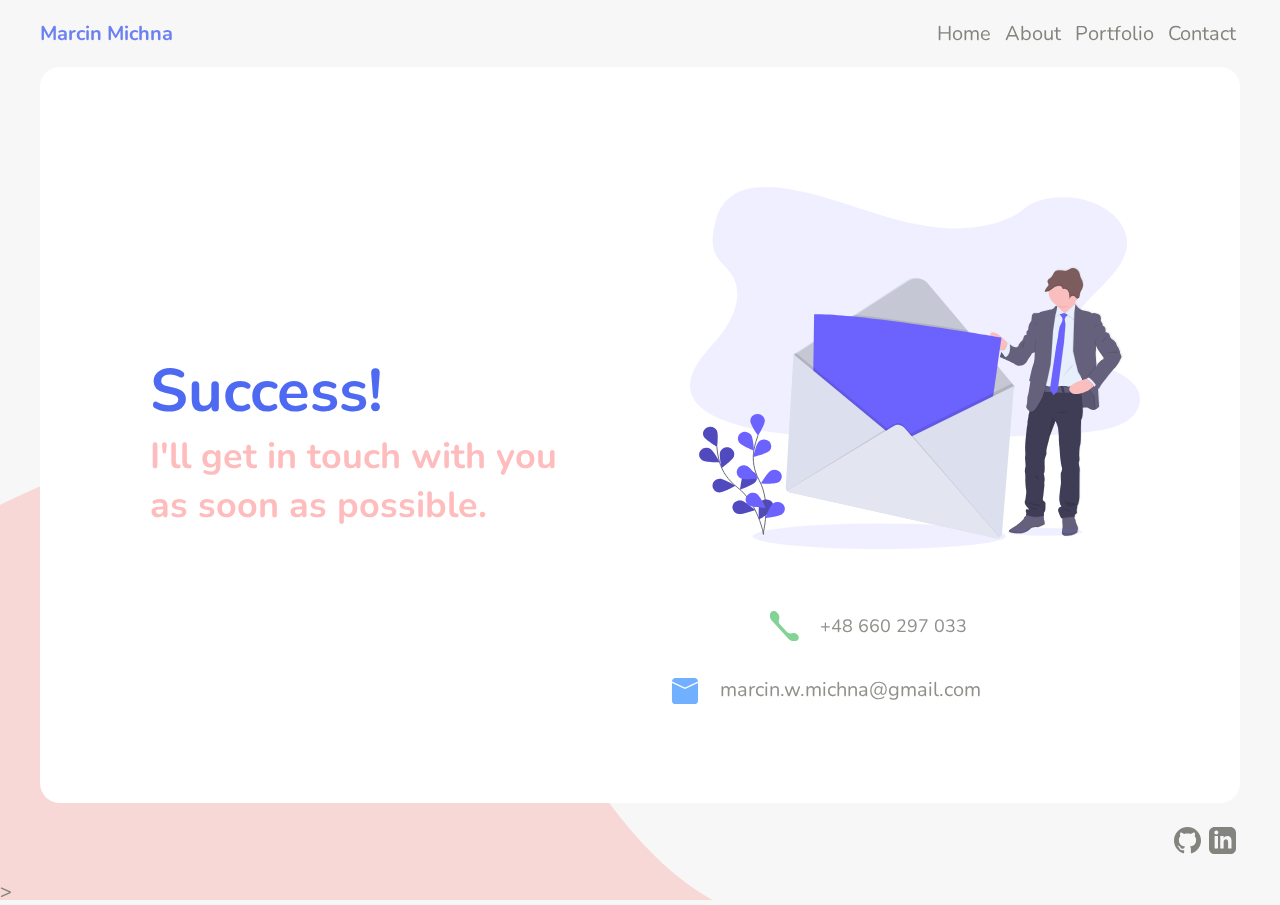
<file: success.html>
<!DOCTYPE html>
<html lang="en">
  <head>
    <meta charset="UTF-8" />
    <meta name="viewport" content="width=device-width, initial-scale=1.0" />
    <title>Contact me!</title>
    <link href="css/style.css" rel="stylesheet" />
  </head>
  <body>
    <header>
      <div class="wrapper">
        <div class="header-wrapper">
          <a href="index.html" class="logo blue">Marcin Michna</a>
          <nav>
            <ul>
              <li><a class="header-a home" href="index.html">Home</a></li>
              <li><a class="header-a" href="about.html">About</a></li>
              <li><a class="header-a" href="portfolio.html">Portfolio</a></li>
              <li><a class="header-a" href="contact.html">Contact</a></li>
            </ul>
          </nav>
        </div>
      </div>
    </header>
    <section class="body-wrapper">
      <div class="wrapper">
        <div class="left-right">
          <div class="left-form">
            <h1 class="p2 blue">Success!</h1>
            <h1 class="p4 light-red">
              I'll get in touch with you as soon as possible.
            </h1>
          </div>
          <div class="right-form">
            <div class="contact-image">
              <img src="images/undraw_envelope_n8lc.svg" />
            </div>
            <div class="contact-text">
              <div class="contact-row">
                <img class="contact-icon" src="images/mobile_icon.svg" alt="" />
                <p>
                  +48 660 297 033
                </p>
              </div>
              <!-- <div>
                <img
                  class="contact-icon"
                  src="src/img/location_icon.svg"
                  alt=""
                />
                <p>
                  Poland
                </p>
              </div> -->
              <div>
                <img class="contact-icon" src="images/mail_icon.svg" alt="" />
                <p>
                  marcin.w.michna@gmail.com
                </p>
              </div>
            </div>
          </div>
        </div>
      </div>
    </section>
    <img
      class="background-contact-bottom background"
      src="images/Vector 2.png"
    />
    <!-- <img
      class="background-contact-top background"
      src="images/Ellipse 11.png"
      alt=""
    /> -->
    <footer>
      <div class="wrapper">
        <div class="footer-wrapper">
          <ul class="social">
            <a
              target="_blank"
              class="social-a"
              href="https://github.com/marcinwmichna"
            >
              <svg
                class="svg-social"
                xmlns="http://www.w3.org/2000/svg"
                width="27"
                height="27"
                viewBox="0 0 24 24"
              >
                <path
                  d="M12 0c-6.626 0-12 5.373-12 12 0 5.302 3.438 9.8 8.207 11.387.599.111.793-.261.793-.577v-2.234c-3.338.726-4.033-1.416-4.033-1.416-.546-1.387-1.333-1.756-1.333-1.756-1.089-.745.083-.729.083-.729 1.205.084 1.839 1.237 1.839 1.237 1.07 1.834 2.807 1.304 3.492.997.107-.775.418-1.305.762-1.604-2.665-.305-5.467-1.334-5.467-5.931 0-1.311.469-2.381 1.236-3.221-.124-.303-.535-1.524.117-3.176 0 0 1.008-.322 3.301 1.23.957-.266 1.983-.399 3.003-.404 1.02.005 2.047.138 3.006.404 2.291-1.552 3.297-1.23 3.297-1.23.653 1.653.242 2.874.118 3.176.77.84 1.235 1.911 1.235 3.221 0 4.609-2.807 5.624-5.479 5.921.43.372.823 1.102.823 2.222v3.293c0 .319.192.694.801.576 4.765-1.589 8.199-6.086 8.199-11.386 0-6.627-5.373-12-12-12z"
                />
              </svg>
            </a>
            <a
              target="_blank"
              class="social-a"
              href="https://www.linkedin.com/in/marcin-michna-685732185/"
            >
              <svg
                class="svg-social"
                xmlns="http://www.w3.org/2000/svg"
                width="27"
                height="27"
                viewBox="0 0 24 24"
              >
                <path
                  d="M19 0h-14c-2.761 0-5 2.239-5 5v14c0 2.761 2.239 5 5 5h14c2.762 0 5-2.239 5-5v-14c0-2.761-2.238-5-5-5zm-11 19h-3v-11h3v11zm-1.5-12.268c-.966 0-1.75-.79-1.75-1.764s.784-1.764 1.75-1.764 1.75.79 1.75 1.764-.783 1.764-1.75 1.764zm13.5 12.268h-3v-5.604c0-3.368-4-3.113-4 0v5.604h-3v-11h3v1.765c1.396-2.586 7-2.777 7 2.476v6.759z"
                />
              </svg>
            </a>
          </ul>
          <ul class="bottom-buttons">
            <li><a class="header-a home" href="index.html">Home</a></li>
            <li><a class="header-a" href="about.html">About</a></li>
            <li><a class="header-a" href="portfolio.html">Portfolio</a></li>
            <li><a class="header-a" href="contact.html">Contact</a></li>
          </ul>
        </div>
      </div>
    </footer>
    <script type="text/javascript" src="/main.js"></script>
  </body>
</html>
>
</file>
<file: css/style.css>
@import url("https://fonts.googleapis.com/css2?family=Nunito:wght@400;600;700;800&display=swap");
*,
::before,
::after {
  box-sizing: border-box;
  padding: 0;
}
body {
  height: 100vh;
  min-height: 100vh;
  display: flex;
  flex-direction: column;
  margin: 0;
  font-family: Nunito;
  font-style: normal;
  font-weight: 400;
  background-color: #f7f7f7;
  color: #84847e;
}

ul {
  list-style: none;
  display: flex;
}
.logo {
  font-weight: bold;
  font-size: 1em;

  margin: auto 1em auto 0;
}
.error {
  display: none;
  opacity: 80%;
}
.--active {
  display: block;
}

#cta {
  cursor: pointer;
  margin-top: 1em;
  padding: 0.8em 3em;
  height: auto;
}

a {
  margin: 0.2em;
  color: #84847e;
  text-decoration: none;
}
.fadein {
  /* display: none; */
  animation: fadein 1s forwards;
  display: block !important;
}
.fadeout {
  display: none;
  animation: fadeout 1s forwards;
}

@keyframes fadeout {
  from {
    opacity: 1;
  }
  to {
    opacity: 0;
  }
}
@keyframes fadein {
  0% {
    display: block;
    opacity: 0;
  }
  1% {
    display: block;
    opacity: 0;
  }
  100% {
    opacity: 1;
    display: block;
  }
}
.home {
  display: none;
}
.header-a {
  transition: color 0.3s ease-in-out;
  margin-left: 0.5em;
}
.header-a:hover {
  color: #3d5af1;
  opacity: 75%;
}
.footer-a {
  transition: color 0.2s ease-in-out;
}
.footer-a:hover {
  color: #6c63ff;
}
.wrapper {
  margin: 0 1em;
  max-width: 1380px;
}

.social-a {
  display: inherit;
}
.social-a:hover path {
  fill: #3d5af1;
  opacity: 75%;
}
.svg-social {
  fill: #84847e;
}

.buttons {
  padding: 1em 0;
  margin-top: 2em;
}
.main-text {
  margin: 2em 1em;
}
.btn {
  font-size: 1em;
  filter: drop-shadow(5px 5px 12px rgba(0, 0, 0, 0.05));
  transition: all 0.2s ease-in-out;
  border-radius: 50px;
  border: none;
}
.contact-btn {
  background: #ff0000;
  opacity: 30%;
  color: white;
  padding: 0.8em 1em;
}
.contact-btn:hover {
  opacity: 40%;
}
.home-btn {
  padding: 0.8em 1em;
  margin: 1em 0.3em;
  width: 8em;
  height: 3em;
}

.portfolio-btn {
  padding: 0.8em 2em;
  background: #ff0000;
  opacity: 30%;
  color: white;
}
.portfolio-btn:hover {
  background: #ff0000;
  opacity: 40%;
  transform: scale(1.05);
}
.portfolio {
  background: #3d5af1;
  opacity: 75%;
  color: #edf4f5;
}
.portfolio:hover {
  background: #3d5af1;
  opacity: 85%;
}
.contact {
  background: #edf4f5;
  color: #84847e;
}
.contact:hover {
  background: #dfebec;
}
.social-image {
  width: 27px;
  height: 27px;
}
.images {
  z-index: 2;
  margin: auto;
  padding: 1em;
  display: flex;
}
.timeline-vertical {
  display: flex;
  width: auto;
  height: inherit;
  margin: auto;
}
.me-img {
  width: 100%;
  margin: 30px 0;
}
.me {
  width: 45vw;
  padding: 1em;
  background-image: url(./src/img/Ellipse2.png);
  background-position: center center;
  background-size: 98%;
  background-repeat: no-repeat;
}
.html {
  color: #ee865c;
}
.css {
  color: #249ddb;
}
.vuejs {
  color: #3fb37f;
}
.nodejs {
  color: #659a60;
}
.figma {
  color: #ab6aff;
}
.technologies-bar {
  margin: 0 10px;
}
.left-right {
  background-color: #ffffff;
  display: grid;
  grid-template-columns: repeat(auto-fit, minmax(250px, 33fr));
  border-radius: 20px;

  grid-gap: 1em;
  padding: 4em 1em;
}
.left-form {
  padding: 0 1em;
  align-self: center;
}

.light-red-border {
  outline: none;
  border: 1px solid #f8dcdc;
  border-radius: 20px;
  padding: 10px 10px 10px 20px;
  width: 100%;
}
input {
  height: 40px;
  text-decoration: none;
  color: #84847e;
}

.grid-rows {
  display: grid;
}
.item-content {
  height: inherit;
  justify-content: center;
  padding: 30px;
  display: flex;
  flex-direction: column;
}
.item-content:hover > .image-wrap {
  transform: scale(1.03);
}
.item-content div:nth-child(3) {
  margin-top: auto;
}
textarea {
  resize: none;
  height: 130px;
  font-family: Nunito;
}

.grid-columns {
  display: flex;
  justify-content: center;
  flex-wrap: wrap;
}
.image-wrap {
  margin-bottom: 1em;
  width: 100%;
  height: auto;
  transition: all 0.2s ease-in-out;
}
.contact-image {
  padding: 2em;
  width: 100%;
  height: auto;
}

.flex {
  display: flex;
}
.center {
  align-items: center;
  text-align: center;
  display: flex;
}
.github_icon {
  display: flex;
  align-items: center;
}
.contact-text {
  margin-top: 3em;
}
.head-wrap {
  display: flex;

  margin: auto;
}
h1 {
  color: #3d5af1;
  opacity: 95%;
  margin: 0;
}
h2 {
  color: #3d5af1;
  opacity: 80%;
  font-size: 1.6rem;
  margin: 0 10px 0 0;
}
.light-red {
  font-weight: bold;
  color: #ffb9b9;
}
.light-blue {
  color: #edf4f5;
}
.block {
  display: block;
  margin: 10px 0;
  opacity: 80%;
}
.flex {
  display: flex;
}
label {
  font-size: 1em;
}
.portfolio-item {
  margin: 1em;
  align-self: start;
  justify-self: center;
  width: auto;
  height: 100%;
  background: #ffffff;
  /* box-shadow: 0 4px 18px rgba(11, 33, 74, 0.1),
    0 -2px 4px rgba(11, 33, 74, 0.03); */
  border-radius: 12px;
  margin: 1em 2.5em;
}
/* .portfolio-item:hover {
  box-shadow: 0 4px 30px rgba(11, 33, 74, 0.11),
    0 -2px 5px rgba(11, 33, 74, 0.03);
} */

.introduction {
  display: grid;
  grid-template-rows: auto;
  grid-row-gap: 1em;
}

.timeline-text {
  text-align: center;
}

.timeline-svg {
  margin: auto;
}
.text-wrap {
  margin-bottom: 2em;
  flex-direction: column;
}

.timeline-row {
  display: grid;
  grid-template-columns: 1fr 50px 50px;
  transition: all 0.2s ease-in-out;
}
.highlight:hover {
  transform: scale(1.005);
}
.timeline-p {
  margin-top: 0;
  margin-bottom: 5px;
}
.grid-tech-stack {
  display: grid;
  grid-template-columns: repeat(auto-fit, minmax(100px, 33fr));
  grid-column-gap: 50px;
}
.tech-stack-items {
  transition: all 0.5s ease-in-out;
  justify-content: center;
  opacity: 90%;
}
.tech-stack-items:hover {
  transform: scale(1.05);
}

.dot {
  position: absolute;
  margin: au;
}
.tech-stack-items:hover .tech-stack-item {
  transition: all 0.5s ease-in-out;
}

img {
  max-width: 100%;
  margin: 0 auto;
}
.background {
  z-index: -1;
  position: fixed;
  object-fit: cover;
}
.background-main-page {
  width: 100vw;
  height: 100vh;
}
.background-contact-top {
  top: 100px;
  right: 5vw;
}
.background-portfolio-img {
  width: 100vw;
  bottom: 0;
  height: 100vh;
}
.background-contact-bottom {
  bottom: 0;
}
.align-right {
  text-align: right;
}
.margin-p {
  margin: auto 0;
  padding: 0.3em 0;
}
b {
  font-size: 1.1em;
}
.text-center {
  text-align: center;
}
.blue {
  color: #3d5af1;
  opacity: 75%;
}
.grey {
  color: #70706f;
  opacity: 75%;
}
p {
  opacity: 90%;
}
.p1 {
  font-size: 1.2em;
  opacity: 90%;
  margin: 7px 0 0 0;
}
.p2 {
  font-weight: bold;
  font-size: 3em;
  opacity: 90%;
}
.p3 {
  font-size: 1em;
  opacity: 80%;
}
.p4 {
  font-weight: bold;
  font-size: 1.8em;
  margin-bottom: -10px;
}
.p5 {
  margin: 0 auto 1em auto;
  opacity: 90%;
}
.p6 {
  margin-top: 3em;
  opacity: 90%;
}
svg {
  display: block;
  margin: auto;
}
.main-background {
  position: absolute;
  height: 100%;
  width: calc(100% - 2em);
  max-width: 1300px;
  border-radius: 20px;
  z-index: 0;
}
.wrapper-img {
  margin: 0 auto;
}
.background-img {
  position: fixed;
  position: fixed;
  bottom: 0;
  right: 0;
  z-index: -1;
  width: 50vw;
  max-width: 800px;
}
.body-wrapper {
  position: relative;
  margin: auto 0;
}
.header-wrapper {
  display: flex;
  justify-content: space-between;
}
.footer-wrapper {
  display: flex;
  justify-content: space-between;
  position: sticky;
}
.contact-row {
  display: flex;
  align-items: center;
  margin-left: 2em;
}
.contact-row p {
  font-size: 0.9em;
}
.contact-icon {
  float: left;
  display: flex;
  justify-content: center;
  align-items: center;
  margin: 0 1em;
  min-width: 27px;
  min-height: 27px;
  width: 30px;
  height: 30px;
  fill: #84847e;
}
.contact-copy {
  fill: #84847e;
  opacity: 30%;
  cursor: pointer;
  position: absolute;
  margin: 0.8em 0 0 1em;
}
.contact-copy:hover {
  fill: #778bf3;
}
.copied {
  transition: all 0.2s ease-in-out;
  font-size: 0.7em;
  border-radius: 80px;
  color: white;
  padding: 0.6em;
  background-color: #778bf3;
  opacity: 50%;
  align-self: center;
  margin-left: 1em;
}
#copied-email,
#copied-github,
#copied-linkedin {
  display: none;
}
.contact-row:hover > .contact-icon {
  fill: #3d5af1;
  opacity: 75%;
  transition: all 0.2s ease-in-out;
}
.contact-row-wrap {
  display: flex;
  height: 2.5em;
  margin-top: 0.2em;
}
.tech-stack-items img {
  margin: auto;
  fill: green;
}

@media (min-width: 576px) {
  :root {
    font-size: 16px;
  }
  .main-background {
    width: calc(100% - 4em);
  }
  .wrapper {
    z-index: 0;
    padding: 0 2em;
    margin: 0 auto;
  }
  .achievements {
    padding: 0 2em 0 0;
  }
  .introduction {
    padding: 0 0 0 2em;
  }
  .left-right {
    grid-template-columns: repeat(auto-fit, minmax(330px, 33fr));
    padding: 4em 3em;
  }
  .contact {
    display: inline;
    background: #edf4f5;
    color: #84847e;
  }
  .footer-wrapper {
    float: right;
  }
  .bottom-buttons {
    display: none;
  }
  .item-content {
    padding: 45px;
    display: flex;
    flex-direction: column;
  }
  .portfolio-item {
    width: 18em;
    margin: 1em;
  }
  .contact-image {
    min-width: 400px;
  }
  .contact-btn {
    padding: 0.8em 2.5em;
  }
  .left-form {
    padding: 0px 1em;
  }
}
@media (min-width: 768px) {
  :root {
    font-size: 18px;
  }

  .home {
    display: inline;
  }

  .margin-p {
    padding: 0;
  }
}
@media (min-width: 1200px) {
  body {
    font-size: 20px;
  }
  .me {
    max-width: 400px;
  }

  .home-btn {
    padding: 0.8em 2em;
  }
  .left-form {
    padding: 0px 2.5em;
  }

  .portfolio-item {
    height: 620px;
  }
  .light-red-border {
    width: 400px;
  }

  .contact-text {
    margin-top: 0;
  }
  .main-item {
    height: 700px;
  }
  .sub-item {
    margin-top: 2em;
  }
  .contact-row {
    margin-left: 5em;
  }
  .contact-copy {
    margin: 0.8em 0 0 4em;
  }
}
</file>
